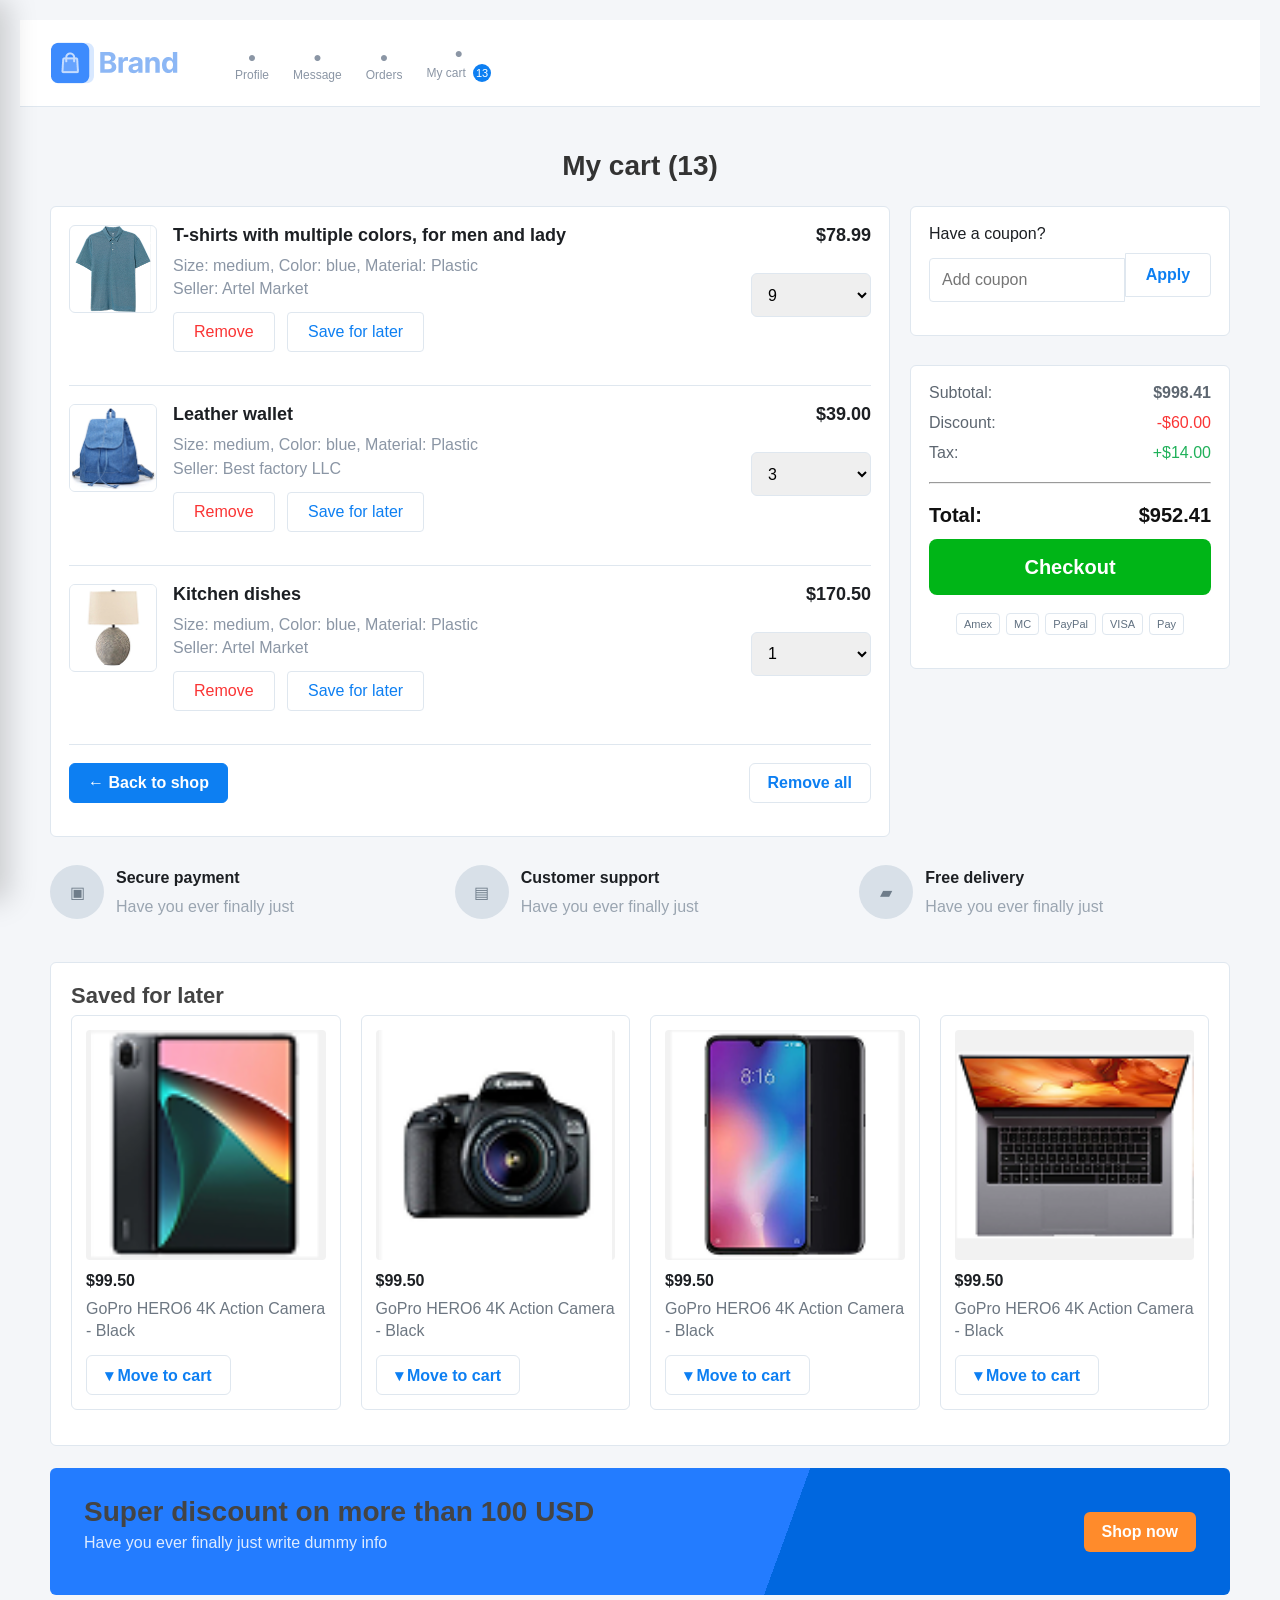
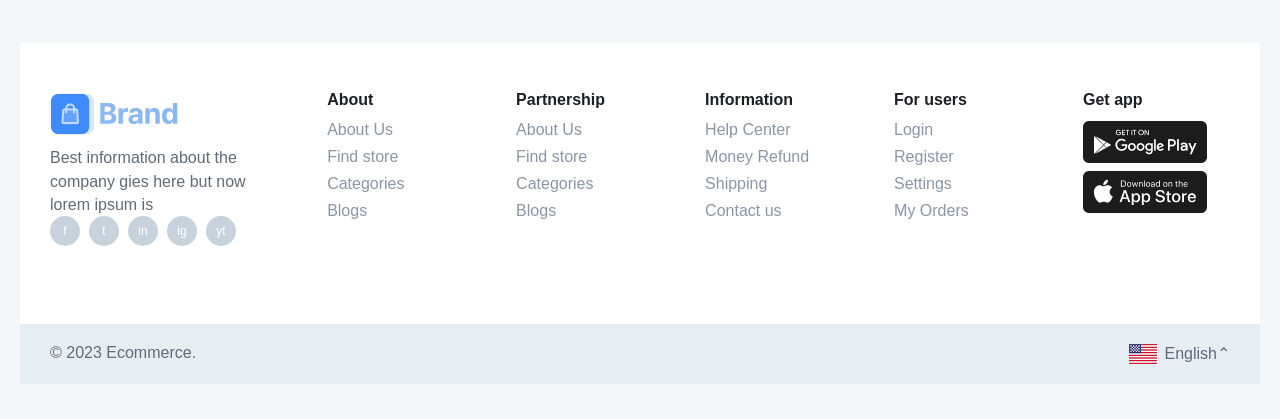
<file: cart.html>
<!DOCTYPE html>
<html lang="en">
<head>
  <meta charset="UTF-8" />
  <meta name="viewport" content="width=device-width, initial-scale=1.0" />
  <title>Brand Ecommerce - Cart</title>
  <link rel="stylesheet" href="css/style.css" />
</head>
<body>
  <div id="site-header" data-simple-header="true"></div>
  <main class="page cart-page">
    <section class="container">
      <h1 class="cart-title">My cart (<span id="cart-total-count">0</span>)</h1>
      <div class="cart-layout">
        <section class="cart-card">
          <div id="cart-items"></div>
          <div class="cart-actions">
            <a class="btn primary" href="grid-view.html">← Back to shop</a>
            <button id="remove-all" class="btn ghost" type="button">Remove all</button>
          </div>
        </section>
        <aside class="checkout-column">
          <div class="coupon-card">
            <p>Have a coupon?</p>
            <div><input type="text" placeholder="Add coupon" /><button type="button">Apply</button></div>
          </div>
          <div class="summary-card">
            <p><span>Subtotal:</span><strong id="subtotal">$0.00</strong></p>
            <p><span>Discount:</span><em id="discount">-$0.00</em></p>
            <p><span>Tax:</span><i id="tax">+$0.00</i></p>
            <hr />
            <p class="total"><span>Total:</span><strong id="grand-total">$0.00</strong></p>
            <button class="checkout-btn" type="button">Checkout</button>
            <div class="payments"><span>Amex</span><span>MC</span><span>PayPal</span><span>VISA</span><span>Pay</span></div>
          </div>
        </aside>
      </div>

      <div class="perks">
        <div><span>▣</span><strong>Secure payment</strong><p>Have you ever finally just</p></div>
        <div><span>▤</span><strong>Customer support</strong><p>Have you ever finally just</p></div>
        <div><span>▰</span><strong>Free delivery</strong><p>Have you ever finally just</p></div>
      </div>

      <section class="saved-card">
        <h2>Saved for later</h2>
        <div id="saved-products" class="saved-grid"></div>
      </section>

      <section class="discount-banner">
        <div><h2>Super discount on more than 100 USD</h2><p>Have you ever finally just write dummy info</p></div>
        <a class="btn orange-btn" href="grid-view.html">Shop now</a>
      </section>
    </section>
  </main>
  <div id="site-footer"></div>
  <script src="js/products.js"></script>
  <script src="js/main.js"></script>
  <script src="js/cart.js"></script>
</body>
</html>
</file>
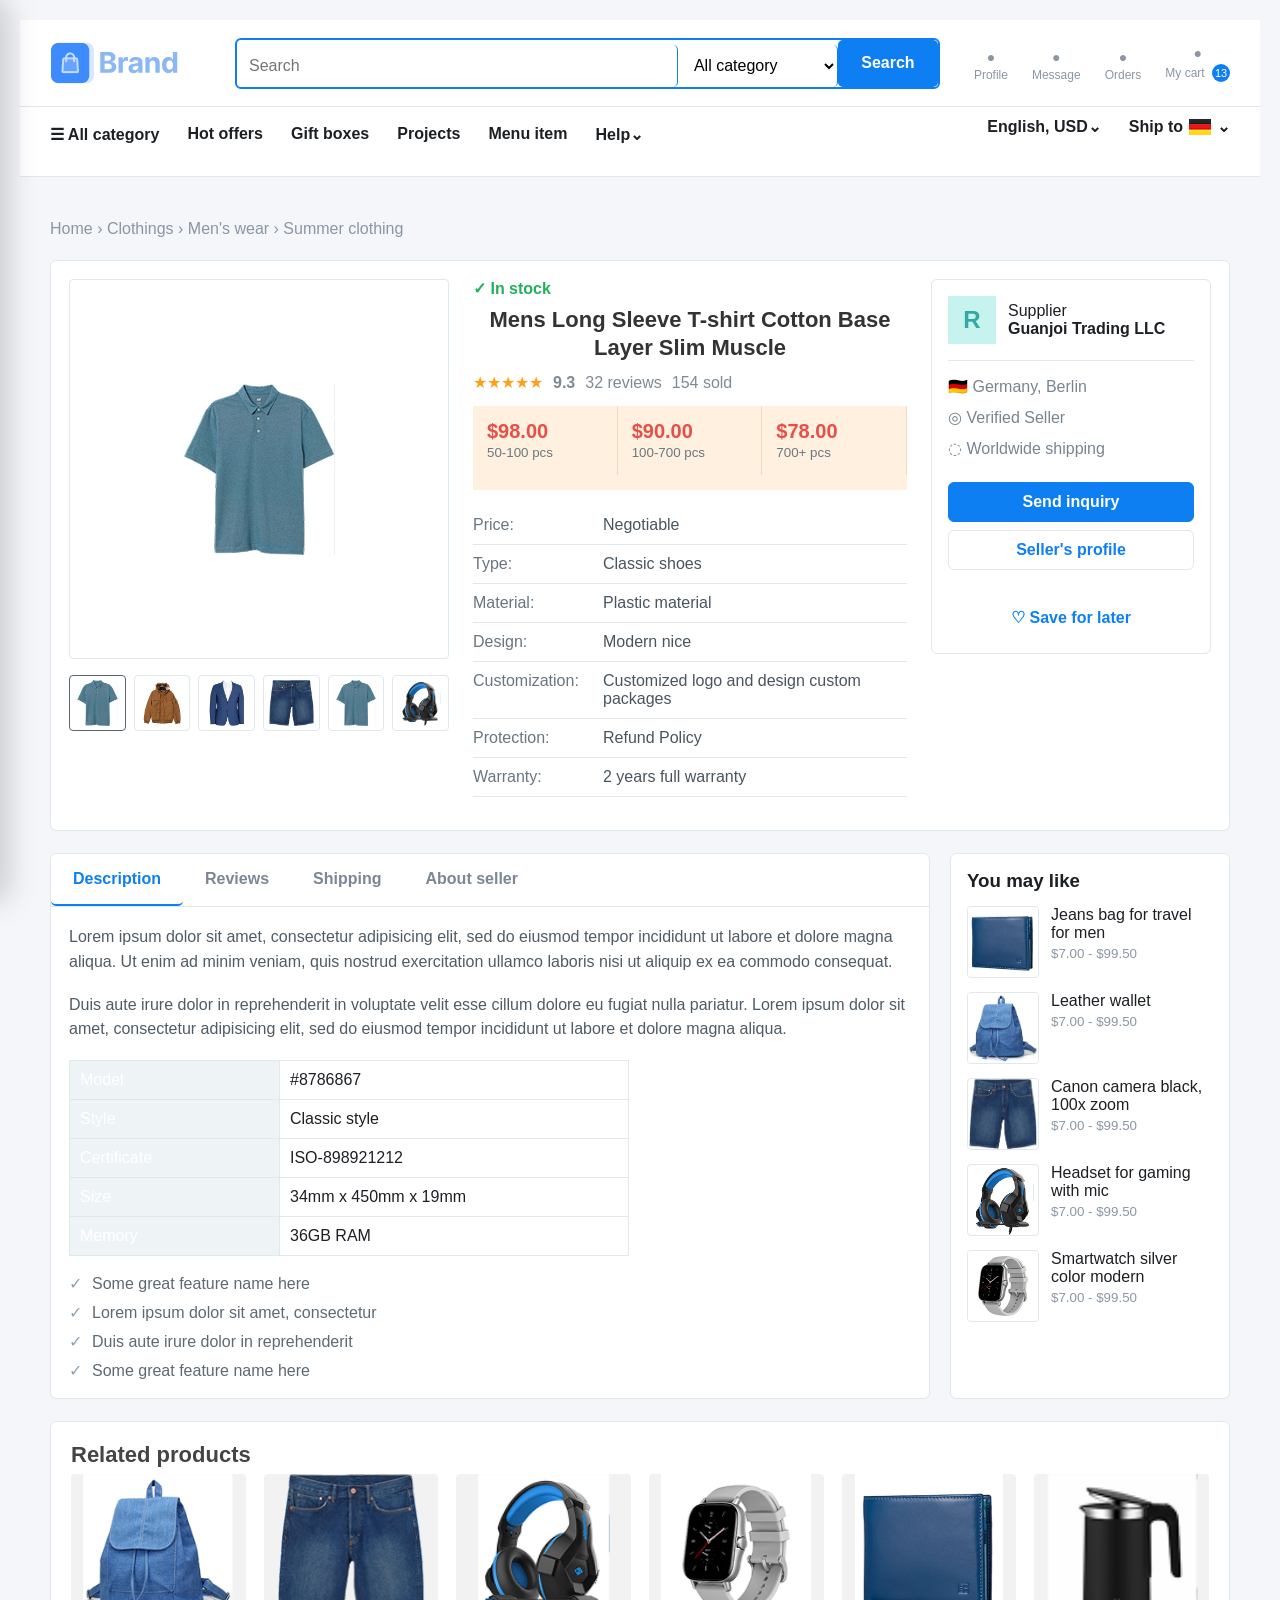
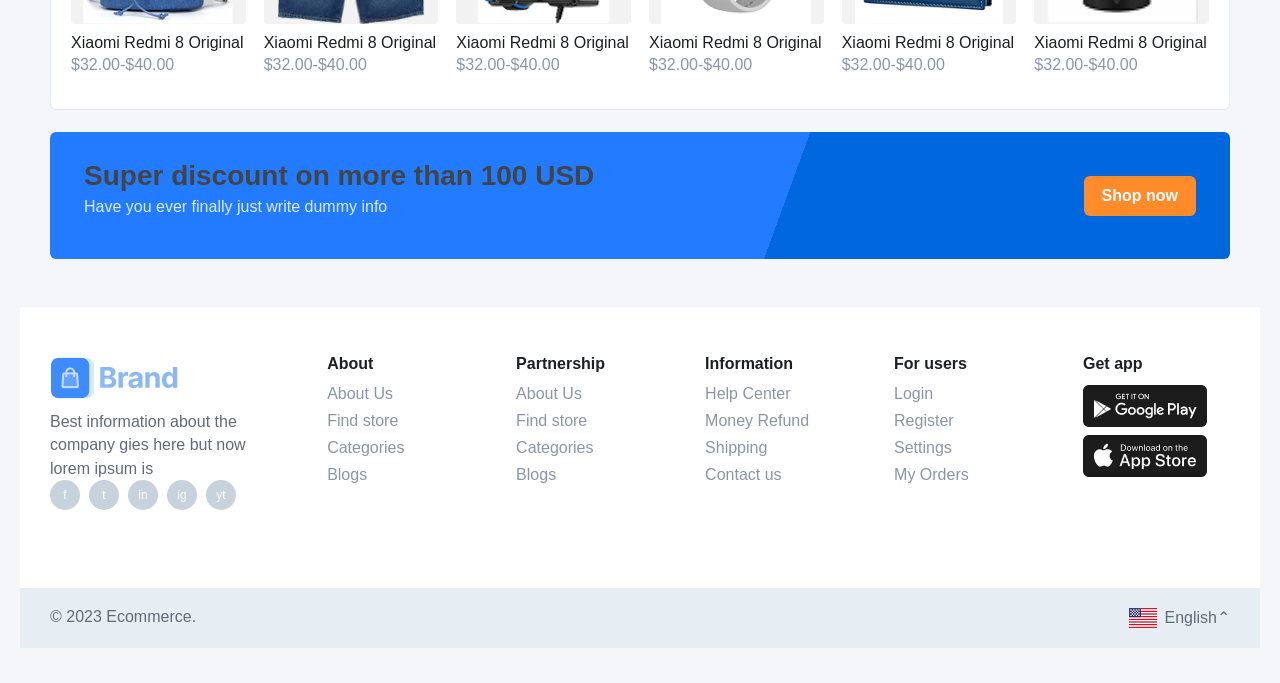
<file: detail.html>
<!DOCTYPE html>
<html lang="en">
<head>
  <meta charset="UTF-8" />
  <meta name="viewport" content="width=device-width, initial-scale=1.0" />
  <title>Brand Ecommerce - Product Detail</title>
  <link rel="stylesheet" href="css/style.css" />
</head>
<body>
  <div id="site-header"></div>
  <main class="page detail-page">
    <div class="container breadcrumb">Home › Clothings › Men's wear › Summer clothing</div>

    <section class="container detail-card">
      <div class="gallery">
        <div class="gallery-main"><img id="detail-main-img" src="assets/images/products/shirt-blue.png" alt="Product image" /></div>
        <div id="detail-thumbs" class="thumbs"></div>
      </div>
      <div class="detail-info">
        <p class="stock">✓ In stock</p>
        <h1>Mens Long Sleeve T-shirt Cotton Base Layer Slim Muscle</h1>
        <div class="rating-line"><span class="stars">★★★★★</span><strong>9.3</strong><span>32 reviews</span><span>154 sold</span></div>
        <div class="price-tiers">
          <div><strong>$98.00</strong><small>50-100 pcs</small></div>
          <div><strong>$90.00</strong><small>100-700 pcs</small></div>
          <div><strong>$78.00</strong><small>700+ pcs</small></div>
        </div>
        <dl class="spec-list">
          <dt>Price:</dt><dd>Negotiable</dd>
          <dt>Type:</dt><dd>Classic shoes</dd>
          <dt>Material:</dt><dd>Plastic material</dd>
          <dt>Design:</dt><dd>Modern nice</dd>
          <dt>Customization:</dt><dd>Customized logo and design custom packages</dd>
          <dt>Protection:</dt><dd>Refund Policy</dd>
          <dt>Warranty:</dt><dd>2 years full warranty</dd>
        </dl>
      </div>
      <aside class="supplier-card">
        <div class="supplier-head"><span>R</span><p>Supplier<br /><strong>Guanjoi Trading LLC</strong></p></div>
        <ul>
          <li>🇩🇪 Germany, Berlin</li>
          <li>◎ Verified Seller</li>
          <li>◌ Worldwide shipping</li>
        </ul>
        <button class="btn primary full" data-add-cart="1">Send inquiry</button>
        <button class="btn ghost full" type="button">Seller's profile</button>
        <button class="save-later" type="button">♡ Save for later</button>
      </aside>
    </section>

    <section class="container detail-grid">
      <article class="description-card">
        <nav class="tabs"><button class="active">Description</button><button>Reviews</button><button>Shipping</button><button>About seller</button></nav>
        <p>Lorem ipsum dolor sit amet, consectetur adipisicing elit, sed do eiusmod tempor incididunt ut labore et dolore magna aliqua. Ut enim ad minim veniam, quis nostrud exercitation ullamco laboris nisi ut aliquip ex ea commodo consequat.</p>
        <p>Duis aute irure dolor in reprehenderit in voluptate velit esse cillum dolore eu fugiat nulla pariatur. Lorem ipsum dolor sit amet, consectetur adipisicing elit, sed do eiusmod tempor incididunt ut labore et dolore magna aliqua.</p>
        <table>
          <tr><th>Model</th><td>#8786867</td></tr>
          <tr><th>Style</th><td>Classic style</td></tr>
          <tr><th>Certificate</th><td>ISO-898921212</td></tr>
          <tr><th>Size</th><td>34mm x 450mm x 19mm</td></tr>
          <tr><th>Memory</th><td>36GB RAM</td></tr>
        </table>
        <ul class="feature-list">
          <li>Some great feature name here</li>
          <li>Lorem ipsum dolor sit amet, consectetur</li>
          <li>Duis aute irure dolor in reprehenderit</li>
          <li>Some great feature name here</li>
        </ul>
      </article>
      <aside class="like-card">
        <h3>You may like</h3>
        <div id="you-may-like"></div>
      </aside>
    </section>

    <section class="container related-card">
      <h2>Related products</h2>
      <div id="related-products" class="related-products"></div>
    </section>

    <section class="container discount-banner">
      <div><h2>Super discount on more than 100 USD</h2><p>Have you ever finally just write dummy info</p></div>
      <a class="btn orange-btn" href="grid-view.html">Shop now</a>
    </section>
  </main>

  <div id="site-footer"></div>
  <script src="js/products.js"></script>
  <script src="js/main.js"></script>
  <script src="js/detail.js"></script>
</body>
</html>
</file>
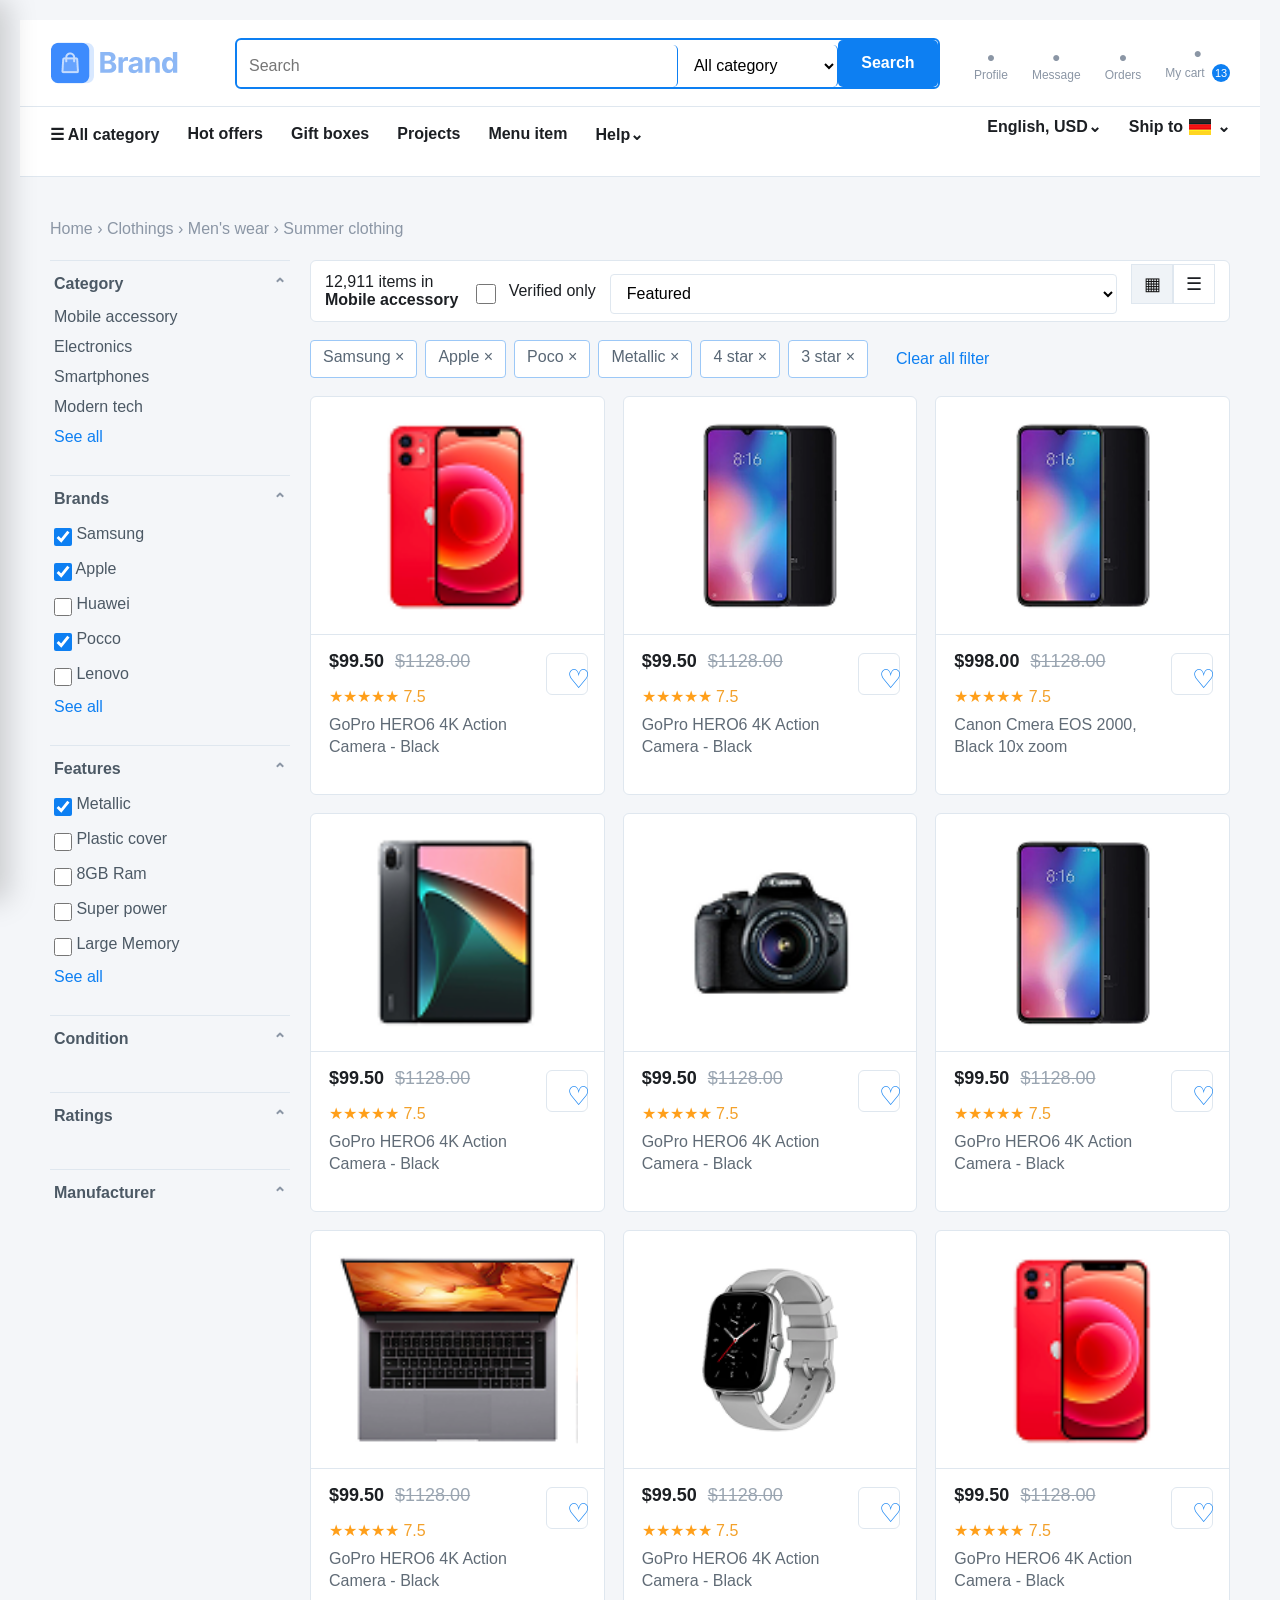
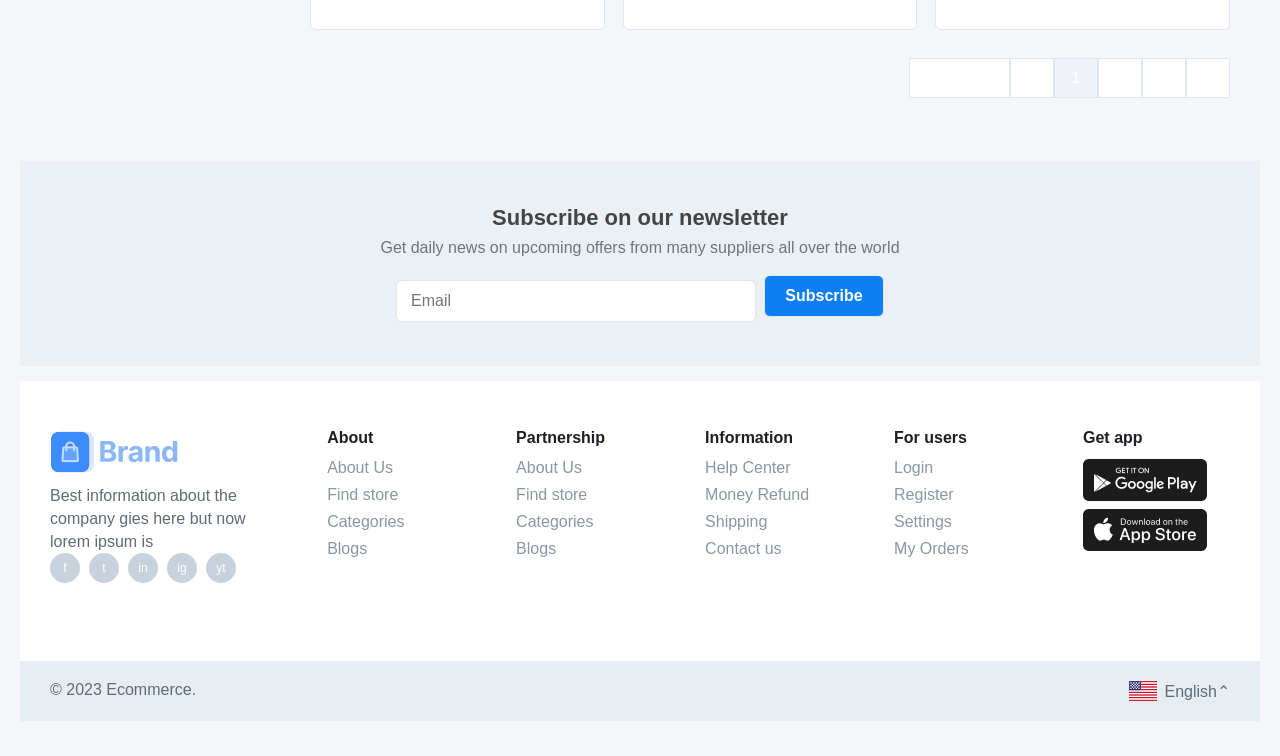
<file: grid-view.html>
<!DOCTYPE html>
<html lang="en">
<head>
  <meta charset="UTF-8" />
  <meta name="viewport" content="width=device-width, initial-scale=1.0" />
  <title>Brand Ecommerce - Grid View</title>
  <link rel="stylesheet" href="css/style.css" />
</head>
<body>
  <div id="site-header"></div>
  <main class="page">
    <div class="container breadcrumb">Home › Clothings › Men's wear › Summer clothing</div>
    <section class="container catalog-layout">
      <aside class="filters" data-filters></aside>
      <section class="catalog-content">
        <div class="catalog-toolbar">
          <p>12,911 items in <strong>Mobile accessory</strong></p>
          <label class="check-line"><input type="checkbox" /> Verified only</label>
          <select><option>Featured</option><option>Newest</option><option>Best rating</option></select>
          <div class="view-switch">
            <a class="active" href="grid-view.html" title="Grid view">▦</a>
            <a href="list-view.html" title="List view">☰</a>
          </div>
        </div>
        <div class="active-filters">
          <span>Samsung ×</span><span>Apple ×</span><span>Poco ×</span><span>Metallic ×</span><span>4 star ×</span><span>3 star ×</span>
          <button type="button">Clear all filter</button>
        </div>
        <div id="catalog-grid" class="product-grid"></div>
        <div class="pagination"><button>Show 10⌄</button><button>‹</button><button class="active">1</button><button>2</button><button>3</button><button>›</button></div>
      </section>
    </section>
  </main>
  <div id="newsletter"></div>
  <div id="site-footer"></div>
  <script src="js/products.js"></script>
  <script src="js/main.js"></script>
  <script src="js/catalog.js"></script>
</body>
</html>
</file>
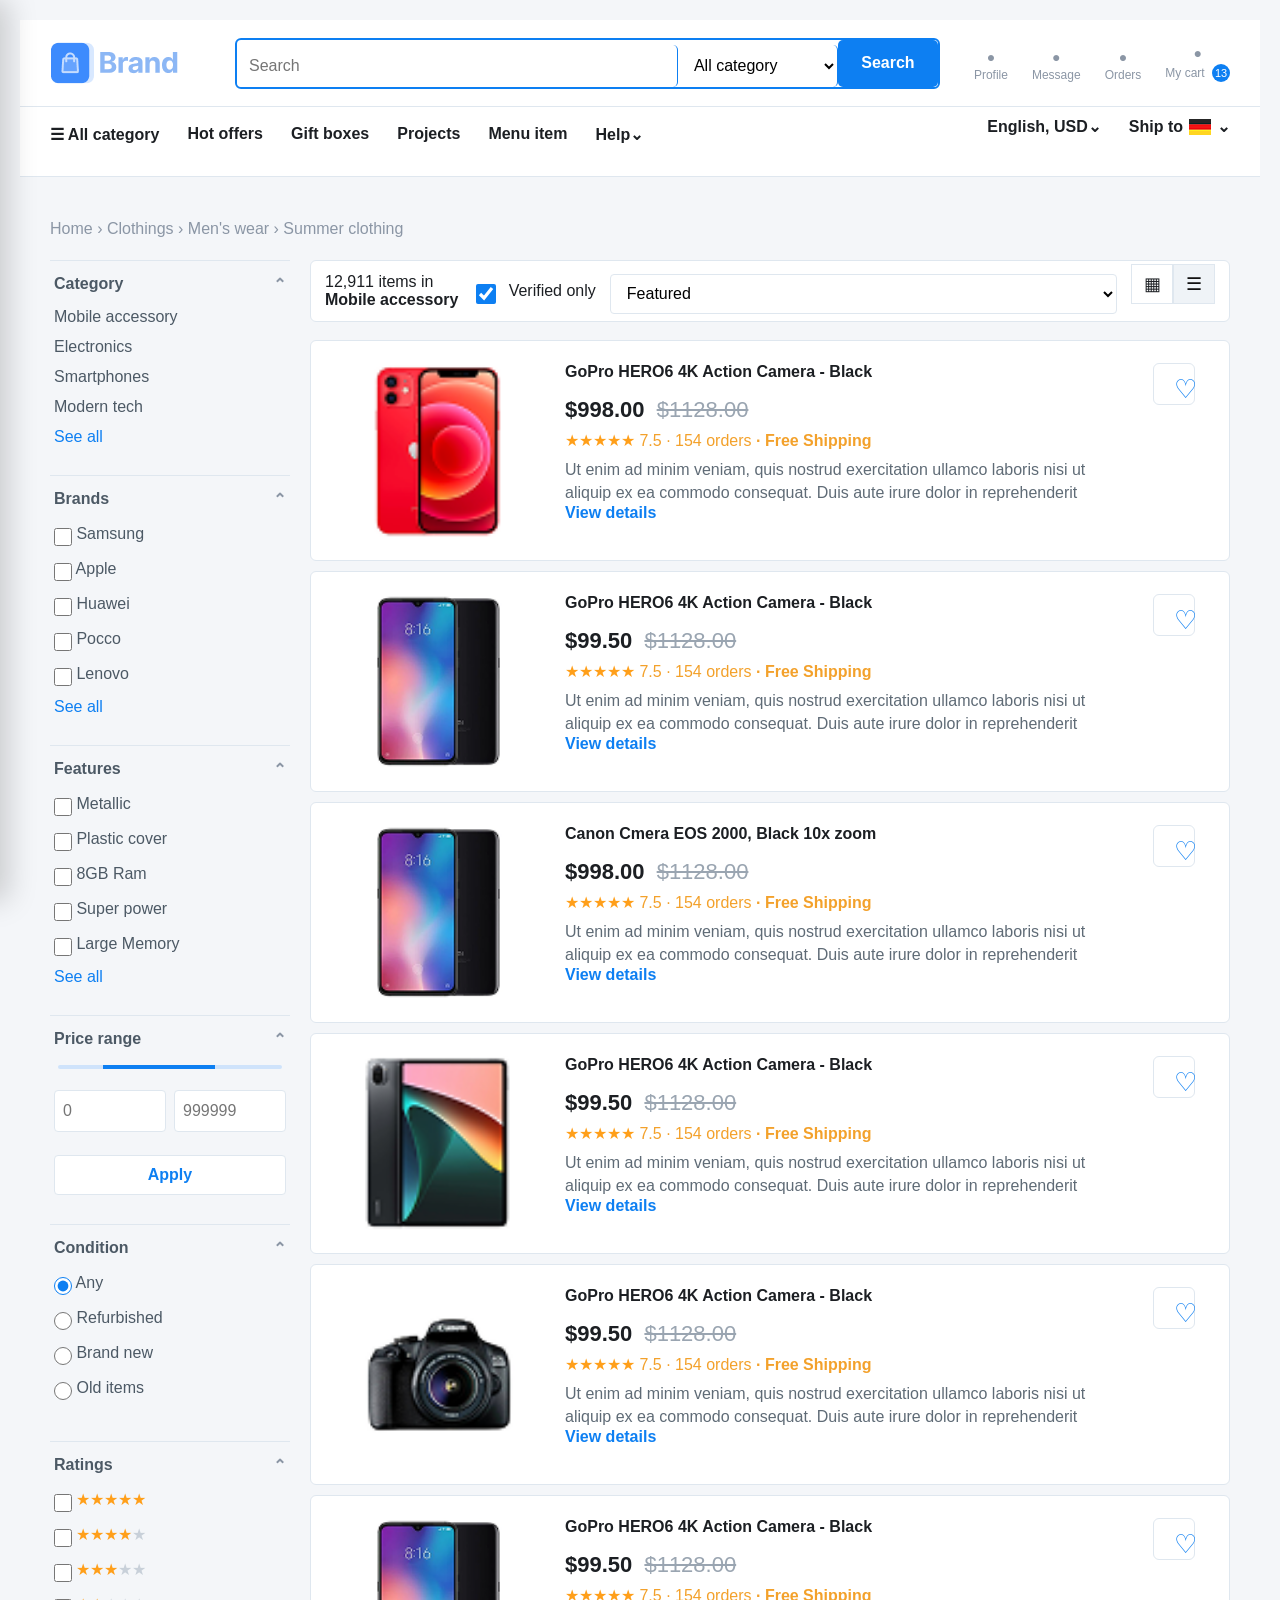
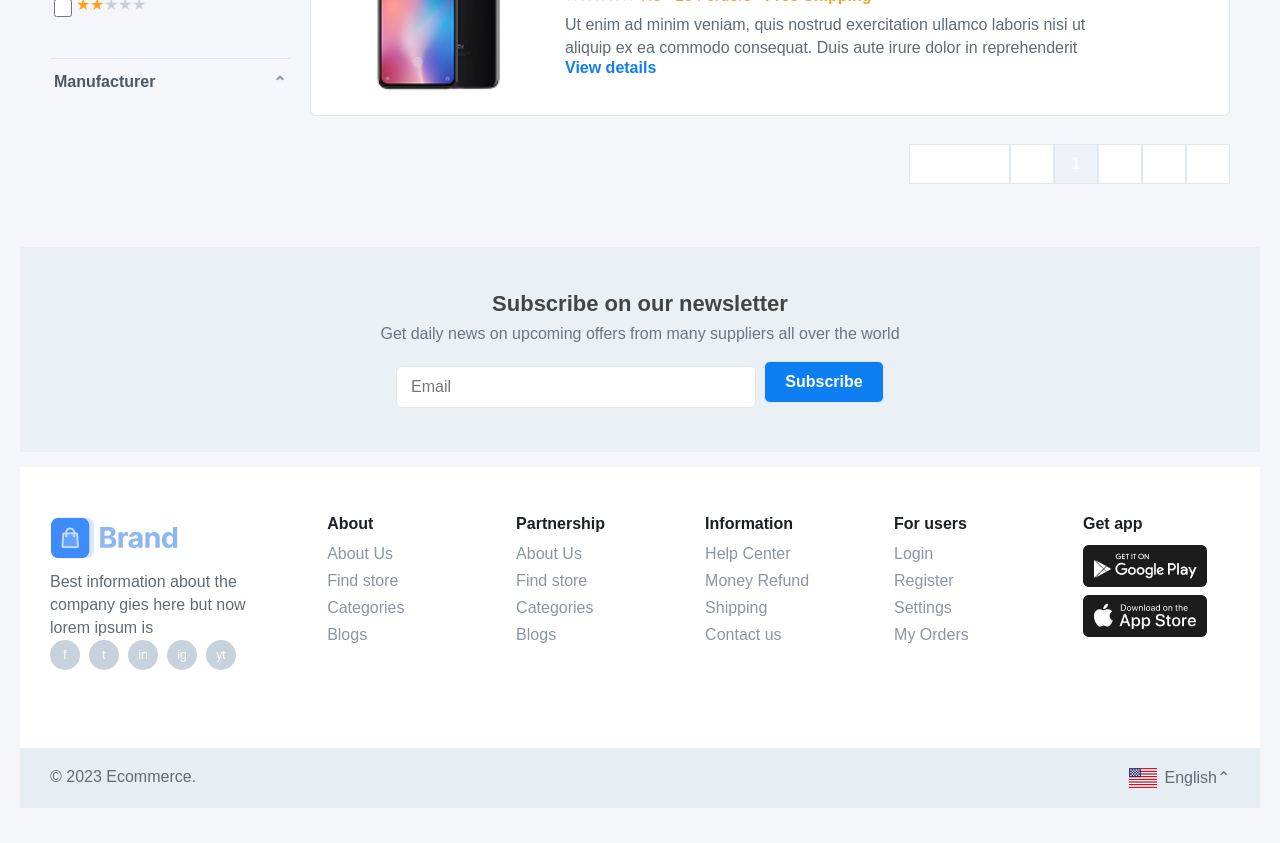
<file: list-view.html>
<!DOCTYPE html>
<html lang="en">
<head>
  <meta charset="UTF-8" />
  <meta name="viewport" content="width=device-width, initial-scale=1.0" />
  <title>Brand Ecommerce - List View</title>
  <link rel="stylesheet" href="css/style.css" />
</head>
<body>
  <div id="site-header"></div>
  <main class="page">
    <div class="container breadcrumb">Home › Clothings › Men's wear › Summer clothing</div>
    <section class="container catalog-layout">
      <aside class="filters rich" data-filters></aside>
      <section class="catalog-content">
        <div class="catalog-toolbar">
          <p>12,911 items in <strong>Mobile accessory</strong></p>
          <label class="check-line"><input type="checkbox" checked /> Verified only</label>
          <select><option>Featured</option><option>Newest</option><option>Best rating</option></select>
          <div class="view-switch">
            <a href="grid-view.html" title="Grid view">▦</a>
            <a class="active" href="list-view.html" title="List view">☰</a>
          </div>
        </div>
        <div id="catalog-list" class="product-list"></div>
        <div class="pagination"><button>Show 10⌄</button><button>‹</button><button class="active">1</button><button>2</button><button>3</button><button>›</button></div>
      </section>
    </section>
  </main>
  <div id="newsletter"></div>
  <div id="site-footer"></div>
  <script src="js/products.js"></script>
  <script src="js/main.js"></script>
  <script src="js/catalog.js"></script>
</body>
</html>
</file>
<file: css/style.css>
* { box-sizing: border-box; }
:root {
  --blue: #0d7ff2;
  --blue-dark: #0867d8;
  --bg: #f3f8fc;
  --line: #dfe7ef;
  --text: #1c1f23;
  --muted: #7b8794;
  --green: #20b15a;
  --orange: #ff8b2b;
  --card: #ffffff;
}
body {
  margin: 0;
  font-family: Arial, Helvetica, sans-serif;
  color: var(--text);
  background: var(--bg);
}
a { color: inherit; text-decoration: none; }
button, input, select, textarea { font: inherit; }
img { max-width: 100%; display: block; }
.container { width: min(1180px, calc(100% - 32px)); margin: 0 auto; }
.page { padding: 28px 0 48px; }
.btn {
  display: inline-flex;
  align-items: center;
  justify-content: center;
  gap: 8px;
  min-height: 40px;
  padding: 0 18px;
  border-radius: 6px;
  border: 1px solid var(--line);
  background: #fff;
  color: var(--blue);
  font-weight: 600;
  cursor: pointer;
}
.btn.primary { background: var(--blue); color: #fff; border-color: var(--blue); }
.btn.primary:hover { background: var(--blue-dark); }
.btn.light { background: #fff; color: #222; border: 0; }
.btn.ghost { background: #fff; color: var(--blue); }
.btn.small { min-height: 32px; padding: 0 14px; font-size: 14px; }
.btn.full { width: 100%; }

.site-header { background: #fff; border-bottom: 1px solid var(--line); }
.topbar {
  height: 86px;
  display: grid;
  grid-template-columns: auto minmax(360px, 1fr) auto;
  gap: 34px;
  align-items: center;
}
.brand { display: inline-flex; align-items: center; gap: 8px; color: #8cc5ff; font-size: 28px; font-weight: 700; }
.brand img { width: 151px; height: 46px; object-fit: contain; }
.brand-mark {
  width: 40px;
  height: 40px;
  display: inline-grid;
  place-items: center;
  border-radius: 7px;
  background: #3b94f6;
  color: #dbeeff;
  font-size: 24px;
  line-height: 1;
}
.searchbar { display: grid; grid-template-columns: 1fr 160px 100px; border: 2px solid var(--blue); border-radius: 6px; overflow: hidden; }
.searchbar input, .searchbar select { height: 42px; border: 0; padding: 0 12px; background: #fff; border-right: 1px solid var(--blue); }
.searchbar button { border: 0; color: #fff; background: var(--blue); font-weight: 600; cursor: pointer; }
.mobile-menu-toggle {
  display: none;
  width: 42px;
  height: 42px;
  border: 0;
  background: transparent;
  padding: 9px;
  cursor: pointer;
}
.mobile-menu-toggle span {
  display: block;
  height: 2px;
  margin: 5px 0;
  border-radius: 999px;
  background: #5f6b76;
}
.quick-nav { display: flex; align-items: flex-end; gap: 24px; color: #8b96a5; font-size: 12px; text-align: center; }
.quick-nav a::before { content: "●"; display: block; color: #8b96a5; font-size: 14px; margin-bottom: 3px; }
.quick-nav .cart-link { position: relative; }
.quick-nav [data-cart-count] {
  display: inline-grid;
  min-width: 18px;
  height: 18px;
  place-items: center;
  margin-left: 4px;
  border-radius: 999px;
  background: var(--blue);
  color: #fff;
  font-size: 11px;
}
.navline { border-top: 1px solid var(--line); background: #fff; }
.navline-inner { min-height: 54px; display: flex; align-items: center; justify-content: space-between; gap: 24px; }
.main-nav, .locale-nav { display: flex; gap: 28px; align-items: center; white-space: nowrap; }
.main-nav { font-weight: 600; }
.locale-nav { font-weight: 600; }
.locale-nav span { display: inline-flex; align-items: center; gap: 6px; }
.locale-nav img { width: 22px; height: 16px; object-fit: cover; }
.mobile-menu-overlay {
  position: fixed;
  inset: 0;
  z-index: 90;
  background: rgba(0, 0, 0, .58);
  opacity: 0;
  pointer-events: none;
  transition: opacity .25s ease;
}
.mobile-menu-panel {
  position: fixed;
  inset: 0 auto 0 0;
  z-index: 100;
  width: min(280px, 86vw);
  min-height: 100vh;
  background: #fff;
  color: #222;
  transform: translateX(-100%);
  transition: transform .28s ease;
  overflow-y: auto;
  box-shadow: 8px 0 28px rgba(0,0,0,.18);
}
.mobile-menu-open {
  overflow: hidden;
}
.mobile-menu-open .mobile-menu-overlay {
  opacity: 1;
  pointer-events: auto;
}
.mobile-menu-open .mobile-menu-panel {
  transform: translateX(0);
}
.mobile-menu-user {
  position: relative;
  min-height: 112px;
  padding: 20px;
  background: #eef2f5;
}
.mobile-menu-close {
  position: absolute;
  top: 10px;
  right: 12px;
  width: 34px;
  height: 34px;
  border: 0;
  background: transparent;
  color: #fff;
  font-size: 28px;
  line-height: 1;
  cursor: pointer;
}
.mobile-avatar {
  width: 44px;
  height: 44px;
  border-radius: 50%;
  background:
    radial-gradient(circle at 50% 38%, #dfe5ec 0 10px, transparent 11px),
    radial-gradient(circle at 50% 85%, #dfe5ec 0 20px, transparent 21px),
    #c5ced8;
}
.mobile-auth {
  display: flex;
  gap: 5px;
  align-items: center;
  margin-top: 12px;
  font-size: 17px;
}
.mobile-menu-list {
  display: grid;
  gap: 0;
  padding: 16px 0;
}
.mobile-menu-list a {
  display: flex;
  align-items: center;
  gap: 18px;
  min-height: 47px;
  padding: 0 20px;
  font-size: 16px;
}
.mobile-menu-list span {
  width: 26px;
  color: #8a96a8;
  font-size: 22px;
  text-align: center;
}
.mobile-menu-separated {
  margin: 0 10px;
  border-top: 1px solid #d9dfe7;
}
.mobile-menu-separated a {
  padding-left: 10px;
}
.mobile-menu-plain {
  padding-top: 15px;
}
.mobile-menu-plain a {
  min-height: 47px;
  padding-left: 54px;
}

.hero-shell {
  display: grid;
  grid-template-columns: 240px 1fr 210px;
  gap: 16px;
  padding: 16px;
  border: 1px solid var(--line);
  border-radius: 6px;
  background: #fff;
}
.category-menu { display: flex; flex-direction: column; }
.category-menu a { padding: 10px 12px; border-radius: 4px; color: #505960; }
.category-menu a.active { background: #e7f1ff; font-weight: 700; color: #28323b; }
.main-hero { position: relative; min-height: 300px; overflow: hidden; border-radius: 2px; background: #9be2d0; }
.main-hero img { width: 100%; height: 100%; object-fit: cover; }
.hero-copy { position: absolute; left: 38px; top: 54px; }
.hero-copy p { margin: 0; font-size: 28px; }
.hero-copy h1 { margin: 2px 0 18px; font-size: 34px; line-height: 1.05; }
.hero-user { display: grid; gap: 10px; }
.welcome-box, .promo { border-radius: 6px; padding: 14px; }
.welcome-box { background: #e7f1ff; display: grid; grid-template-columns: 44px 1fr; gap: 8px; align-items: center; }
.welcome-box .avatar { width: 44px; height: 44px; border-radius: 50%; background: #fff; }
.welcome-box p { margin: 0; font-size: 14px; }
.welcome-box .btn { grid-column: 1 / -1; }
.promo { color: #fff; font-weight: 600; min-height: 82px; }
.promo.orange { background: #ff8a2d; }
.promo.teal { background: #55bdc3; }

.deals-panel, .category-strip, .section-block, .detail-card, .description-card, .like-card, .related-card, .saved-card {
  margin-top: 22px;
  background: var(--card);
  border: 1px solid var(--line);
  border-radius: 6px;
}
.deals-panel { display: grid; grid-template-columns: 230px 1fr; min-height: 168px; overflow: hidden; }
.deal-title { padding: 22px; border-right: 1px solid var(--line); }
.deal-title h2, .section-block h2, .saved-card h2, .related-card h2 { margin: 0 0 6px; font-size: 22px; }
.deal-title p { margin: 0 0 18px; color: var(--muted); }
.countdown { display: flex; gap: 6px; }
.countdown span { width: 45px; height: 50px; display: grid; place-items: center; border-radius: 4px; background: #606a73; color: #fff; font-weight: 700; }
.countdown small { display: block; font-size: 10px; font-weight: 400; }
.deals-row { display: grid; grid-template-columns: repeat(6, 1fr); }
.deals-row article { display: grid; place-items: center; gap: 8px; padding: 16px 10px; border-right: 1px solid var(--line); text-align: center; }
.deals-row img { height: 82px; object-fit: contain; }
.deals-row p { margin: 0; font-size: 14px; }
.deals-row span { border-radius: 999px; background: #ffe5e8; color: #eb5757; padding: 4px 12px; font-weight: 600; font-size: 13px; }

.category-strip { display: grid; grid-template-columns: 240px 1fr; overflow: hidden; }
.strip-banner { position: relative; min-height: 255px; overflow: hidden; }
.strip-banner img { width: 100%; height: 100%; object-fit: cover; }
.strip-banner > div { position: absolute; inset: 28px auto auto 20px; width: 160px; }
.strip-banner h2 { margin: 0 0 18px; font-size: 22px; line-height: 1.15; }
.strip-grid { display: grid; grid-template-columns: repeat(4, 1fr); }
.strip-grid article { display: flex; justify-content: space-between; gap: 8px; min-height: 127px; padding: 16px; border-left: 1px solid var(--line); border-bottom: 1px solid var(--line); }
.strip-grid h3 { margin: 0 0 4px; font-size: 15px; font-weight: 500; }
.strip-grid p { margin: 0; color: var(--muted); font-size: 13px; }
.strip-grid img { align-self: flex-end; width: 72px; height: 72px; object-fit: contain; }

.inquiry-banner {
  position: relative;
  display: grid;
  grid-template-columns: 1fr 420px;
  gap: 30px;
  min-height: 360px;
  margin-top: 22px;
  padding: 30px;
  border-radius: 6px;
  overflow: hidden;
}
.inquiry-banner > img { position: absolute; inset: 0; width: 100%; height: 100%; object-fit: cover; }
.inquiry-copy, .quote-form { position: relative; z-index: 1; }
.inquiry-copy { color: #fff; max-width: 440px; padding-top: 26px; }
.inquiry-copy h2 { font-size: 32px; line-height: 1.1; margin: 0 0 14px; }
.inquiry-copy p { color: rgba(255,255,255,.9); }
.quote-form { align-self: center; display: grid; gap: 12px; padding: 22px; background: #fff; border-radius: 6px; }
.quote-form h3 { margin: 0; }
.quote-form input, .quote-form textarea, .quote-form select { width: 100%; min-height: 42px; border: 1px solid var(--line); border-radius: 4px; padding: 10px; }
.quote-form textarea { min-height: 86px; resize: vertical; }
.form-row { display: grid; grid-template-columns: 1fr 90px; gap: 8px; }

.section-block { border: 0; background: transparent; }
.section-block h2 { margin-bottom: 18px; }
.recommended-grid { display: grid; grid-template-columns: repeat(5, 1fr); gap: 18px; }
.recommend-card, .saved-product {
  padding: 14px;
  border: 1px solid var(--line);
  border-radius: 6px;
  background: #fff;
}
.recommend-card img { height: 170px; width: 100%; object-fit: contain; margin-bottom: 12px; }
.recommend-card strong, .saved-product strong { display: block; margin-bottom: 8px; }
.recommend-card p, .saved-product p { margin: 0; color: #6d7782; line-height: 1.35; }

.services-grid { display: grid; grid-template-columns: repeat(4, 1fr); gap: 18px; }
.services-grid article { position: relative; overflow: hidden; border: 1px solid var(--line); border-radius: 6px; background: #fff; }
.services-grid img { width: 100%; height: 120px; object-fit: cover; }
.services-grid h3 { min-height: 68px; margin: 0; padding: 16px 18px; font-size: 16px; line-height: 1.25; }
.round-icon { position: absolute; right: 20px; top: 92px; width: 52px; height: 52px; display: grid; place-items: center; border-radius: 50%; background: #d9ecff; border: 2px solid #fff; color: #394b5a; }
.region-grid { display: grid; grid-template-columns: repeat(5, 1fr); gap: 14px 34px; }
.region-grid span { position: relative; padding-left: 34px; line-height: 1.25; }
.region-grid img { position: absolute; left: 0; top: 2px; width: 28px; height: 20px; object-fit: cover; }
.region-grid small { color: var(--muted); }

.breadcrumb { color: #8b96a5; margin: 0 auto 22px; }
.catalog-layout { display: grid; grid-template-columns: 240px 1fr; gap: 20px; }
.filters { color: #4c5965; }
.filter-group { border-top: 1px solid var(--line); padding: 14px 4px; }
.filter-group h3 { margin: 0 0 14px; font-size: 16px; display: flex; justify-content: space-between; }
.filter-group h3::after { content: "⌃"; color: #8b96a5; }
.filter-group a, .filter-group label { display: block; margin: 0 0 12px; }
.filter-group input[type="checkbox"], .filter-group input[type="radio"] { width: 18px; height: 18px; accent-color: var(--blue); vertical-align: middle; }
.filter-group button { border: 0; padding: 0; background: transparent; color: var(--blue); cursor: pointer; }
.range-line { height: 4px; margin: 16px 4px; background: linear-gradient(90deg, #cfe3fb 20%, var(--blue) 20% 70%, #cfe3fb 70%); border-radius: 999px; }
.range-inputs { display: grid; grid-template-columns: 1fr 1fr; gap: 8px; }
.range-inputs input { width: 100%; min-height: 42px; border: 1px solid var(--line); border-radius: 4px; padding: 8px; }
.filter-group .apply { width: 100%; height: 40px; margin-top: 8px; border: 1px solid var(--line); border-radius: 4px; background: #fff; font-weight: 600; }
.catalog-toolbar {
  display: flex;
  align-items: center;
  gap: 14px;
  min-height: 62px;
  padding: 0 14px;
  border: 1px solid var(--line);
  border-radius: 6px;
  background: #fff;
}
.catalog-toolbar p { margin-right: auto; }
.catalog-toolbar select, .catalog-toolbar button, .view-switch a, .pagination button {
  min-height: 40px;
  border: 1px solid var(--line);
  border-radius: 4px;
  background: #fff;
  padding: 0 12px;
}
.check-line { white-space: nowrap; }
.check-line input { width: 20px; height: 20px; accent-color: var(--blue); vertical-align: middle; margin-right: 8px; }
.view-switch { display: flex; }
.view-switch a { display: grid; place-items: center; width: 42px; border-radius: 0; font-size: 18px; }
.view-switch a.active { background: #eff3f7; color: #111; }
.active-filters { display: flex; flex-wrap: wrap; gap: 8px; margin: 18px 0; }
.active-filters span { border: 1px solid #9cc8f7; color: #596775; border-radius: 4px; padding: 7px 12px; background: #fff; }
.active-filters button { border: 0; background: transparent; color: var(--blue); cursor: pointer; }
.product-grid { display: grid; grid-template-columns: repeat(3, 1fr); gap: 18px; }
.product-card { position: relative; overflow: hidden; border: 1px solid var(--line); border-radius: 6px; background: #fff; }
.product-img { display: grid; place-items: center; height: 238px; padding: 24px; border-bottom: 1px solid var(--line); }
.product-img img { height: 190px; object-fit: contain; }
.product-body { position: relative; padding: 16px 18px 22px; min-height: 126px; }
.product-price { font-size: 18px; font-weight: 700; }
del { color: #9aa5b1; font-weight: 400; margin-left: 6px; }
.stars { color: #ff9f1a; letter-spacing: 0; }
.muted { color: #c8d0d9; }
.rating { color: #f3a12b; margin: 8px 0; }
.product-name { display: block; color: #606b76; line-height: 1.35; padding-right: 46px; }
.wish { position: absolute; right: 16px; top: 18px; width: 42px; height: 42px; border: 1px solid var(--line); border-radius: 6px; background: #fff; color: var(--blue); font-size: 26px; cursor: pointer; }
.pagination { display: flex; justify-content: flex-end; gap: 0; margin-top: 28px; }
.pagination button { border-radius: 0; min-width: 44px; }
.pagination button.active { background: #eff3f7; }

.product-list { display: grid; gap: 10px; margin-top: 18px; }
.list-card {
  position: relative;
  display: grid;
  grid-template-columns: 210px 1fr 54px;
  gap: 22px;
  padding: 22px;
  border: 1px solid var(--line);
  border-radius: 6px;
  background: #fff;
}
.list-img { display: grid; place-items: center; }
.list-img img { height: 175px; object-fit: contain; }
.list-title { display: block; font-weight: 700; margin-bottom: 16px; }
.list-price { font-size: 22px; font-weight: 700; margin-bottom: 8px; }
.list-info p { max-width: 620px; color: #5f6b76; line-height: 1.45; }
.list-info > a:last-child { color: var(--blue); font-weight: 600; }
.list-card .wish { position: static; align-self: start; }

.detail-page .container { width: min(1180px, calc(100% - 32px)); }
.detail-card {
  display: grid;
  grid-template-columns: 380px 1fr 280px;
  gap: 24px;
  padding: 18px;
}
.gallery-main { display: grid; place-items: center; height: 380px; border: 1px solid var(--line); border-radius: 4px; padding: 24px; }
.gallery-main img { max-height: 320px; object-fit: contain; }
.thumbs { display: grid; grid-template-columns: repeat(6, 1fr); gap: 8px; margin-top: 16px; }
.thumbs button { height: 56px; border: 1px solid var(--line); border-radius: 4px; background: #fff; padding: 4px; cursor: pointer; }
.thumbs button.active { border-color: #5b6672; }
.thumbs img { width: 100%; height: 100%; object-fit: contain; }
.stock { color: var(--green); margin: 0 0 8px; font-weight: 600; }
.detail-info h1 { margin: 0 0 12px; font-size: 22px; line-height: 1.25; }
.rating-line { display: flex; flex-wrap: wrap; gap: 10px; align-items: center; color: #7f8a94; margin-bottom: 14px; }
.price-tiers { display: grid; grid-template-columns: repeat(3, 1fr); background: #fff0df; margin-bottom: 16px; }
.price-tiers div { padding: 14px; border-right: 1px solid #f0d8bd; }
.price-tiers strong { display: block; color: #e84f47; font-size: 20px; }
.price-tiers small { color: #6c7781; }
.spec-list { display: grid; grid-template-columns: 130px 1fr; margin: 0; }
.spec-list dt, .spec-list dd { padding: 10px 0; border-bottom: 1px solid var(--line); color: #697581; }
.spec-list dd { margin: 0; color: #4a545f; }
.supplier-card { border: 1px solid var(--line); border-radius: 6px; padding: 16px; align-self: start; }
.supplier-head { display: flex; gap: 12px; align-items: center; padding-bottom: 16px; border-bottom: 1px solid var(--line); }
.supplier-head span { width: 48px; height: 48px; display: grid; place-items: center; background: #c7f3ee; color: #34a9a4; font-size: 24px; font-weight: 700; }
.supplier-card ul { list-style: none; padding: 0; margin: 16px 0; display: grid; gap: 12px; color: #7a8490; }
.supplier-card .btn { margin-top: 8px; }
.save-later { width: 100%; margin-top: 28px; border: 0; background: transparent; color: var(--blue); font-weight: 600; cursor: pointer; }
.detail-grid { display: grid; grid-template-columns: 1fr 280px; gap: 20px; }
.description-card, .like-card, .related-card { padding: 0; }
.tabs { display: flex; border-bottom: 1px solid var(--line); }
.tabs button { min-height: 52px; padding: 0 22px; border: 0; background: transparent; color: #7b8794; font-weight: 600; cursor: pointer; border-bottom: 2px solid transparent; }
.tabs button.active { color: var(--blue); border-bottom-color: var(--blue); }
.description-card p, .description-card table, .feature-list { margin: 18px; }
.description-card p { color: #4f5b66; line-height: 1.55; }
.description-card table { width: min(560px, calc(100% - 36px)); border-collapse: collapse; }
.description-card th, .description-card td { border: 1px solid var(--line); padding: 10px; text-align: left; font-weight: 400; }
.description-card th { width: 210px; background: #eef3f6; }
.feature-list { list-style: none; padding: 0; color: #5e6974; display: grid; gap: 10px; }
.feature-list li::before { content: "✓"; margin-right: 10px; color: #8fa0af; }
.like-card { padding: 16px; }
.like-card h3 { margin: 0 0 14px; }
.mini-item { display: grid; grid-template-columns: 72px 1fr; gap: 12px; margin-bottom: 14px; }
.mini-item img { width: 72px; height: 72px; object-fit: contain; border: 1px solid var(--line); border-radius: 4px; }
.mini-item small { display: block; color: #8b96a5; margin-top: 4px; }
.related-card { padding: 20px; }
.related-products { display: grid; grid-template-columns: repeat(6, 1fr); gap: 18px; }
.related-products article img { height: 150px; width: 100%; object-fit: contain; background: #f2f2f2; border-radius: 4px; }
.related-products h3 { margin: 10px 0 4px; font-size: 16px; font-weight: 400; }
.related-products p { margin: 0; color: #8b96a5; }

.cart-title { margin: 0 0 24px; font-size: 28px; }
.cart-layout { display: grid; grid-template-columns: 1fr 320px; gap: 20px; }
.cart-card, .coupon-card, .summary-card, .saved-card { background: #fff; border: 1px solid var(--line); border-radius: 6px; }
.cart-card { padding: 18px; }
.cart-row { display: grid; grid-template-columns: 88px 1fr 130px; gap: 16px; padding: 0 0 18px; margin-bottom: 18px; border-bottom: 1px solid var(--line); }
.cart-row img { width: 88px; height: 88px; object-fit: contain; border: 1px solid var(--line); border-radius: 6px; }
.cart-row h3 { margin: 0 0 8px; font-size: 18px; }
.cart-row p { margin: 0 0 12px; color: #8b96a5; line-height: 1.45; }
.remove-item, .save-item { min-height: 32px; margin-right: 8px; border: 1px solid var(--line); border-radius: 4px; background: #fff; color: #fa3434; cursor: pointer; }
.save-item { color: var(--blue); }
.cart-row-side { text-align: right; }
.cart-row-side strong { display: block; margin-bottom: 22px; font-size: 18px; }
.cart-row-side select { width: 120px; height: 44px; border: 1px solid var(--line); border-radius: 6px; padding: 0 12px; }
.cart-actions { display: flex; justify-content: space-between; }
.checkout-column { display: grid; gap: 14px; align-content: start; }
.coupon-card, .summary-card { padding: 18px; }
.coupon-card p { margin: 0 0 10px; }
.coupon-card div { display: grid; grid-template-columns: 1fr 86px; }
.coupon-card input, .coupon-card button { height: 44px; border: 1px solid var(--line); padding: 0 12px; background: #fff; }
.coupon-card input { border-radius: 4px 0 0 4px; }
.coupon-card button { border-radius: 0 4px 4px 0; color: var(--blue); font-weight: 600; }
.summary-card p { display: flex; justify-content: space-between; margin: 0 0 12px; color: #5d6670; }
.summary-card em { color: #fa3434; font-style: normal; }
.summary-card i { color: var(--green); font-style: normal; }
.summary-card .total { color: #111; font-size: 20px; font-weight: 700; }
.checkout-btn { width: 100%; height: 56px; border: 0; border-radius: 8px; background: #00b517; color: #fff; font-size: 20px; font-weight: 700; cursor: pointer; }
.payments { display: flex; gap: 6px; justify-content: center; margin-top: 18px; }
.payments span { padding: 4px 7px; border: 1px solid var(--line); border-radius: 4px; font-size: 11px; color: #607080; }
.perks { display: grid; grid-template-columns: repeat(3, 1fr); gap: 34px; margin: 28px 0; }
.perks div { display: grid; grid-template-columns: 54px 1fr; column-gap: 12px; align-items: center; }
.perks span { grid-row: span 2; width: 54px; height: 54px; border-radius: 50%; display: grid; place-items: center; background: #d8e0e8; color: #6f7d8a; }
.perks p { margin: 4px 0 0; color: #9aa5b1; }
.saved-card { padding: 20px; }
.saved-grid { display: grid; grid-template-columns: repeat(4, 1fr); gap: 20px; }
.saved-product img { width: 100%; height: 230px; object-fit: contain; background: #f2f2f2; border-radius: 4px; margin-bottom: 12px; }
.saved-product .btn { margin-top: 14px; }
.empty-cart { text-align: center; padding: 46px 20px; color: #64717e; }

.discount-banner {
  display: flex;
  align-items: center;
  justify-content: space-between;
  gap: 24px;
  margin-top: 22px;
  min-height: 120px;
  padding: 28px 34px;
  border-radius: 6px;
  color: #fff;
  background: linear-gradient(110deg, #237cff 0%, #237cff 62%, #0067df 62%, #0067df 100%);
}
.discount-banner h2 { margin: 0 0 6px; font-size: 28px; }
.discount-banner p { margin: 0; color: rgba(255,255,255,.85); }
.orange-btn { background: var(--orange); border: 0; color: #fff; }

.newsletter { display: grid; place-items: center; text-align: center; padding: 44px 16px; background: #eaf0f4; }
.newsletter h2 { margin: 0 0 8px; font-size: 22px; }
.newsletter p { margin: 0 0 18px; color: #6c7680; }
.newsletter form { display: grid; grid-template-columns: minmax(220px, 360px) 120px; gap: 8px; }
.newsletter input, .newsletter button { height: 42px; border-radius: 6px; border: 1px solid var(--line); padding: 0 14px; }
.newsletter button { background: var(--blue); color: #fff; font-weight: 600; cursor: pointer; }
.site-footer { background: #fff; }
.footer-main { display: grid; grid-template-columns: 1.6fr repeat(5, 1fr); gap: 42px; padding: 48px 0; }
.footer-main h3 { margin: 0 0 12px; font-size: 16px; }
.footer-main a { display: block; color: #8b96a5; margin: 0 0 9px; }
.footer-brand p { max-width: 260px; color: #606b76; line-height: 1.45; }
.socials { display: flex; gap: 9px; }
.socials span { width: 30px; height: 30px; display: grid; place-items: center; border-radius: 50%; background: #c8d2dc; color: #fff; font-size: 12px; }
.app-buttons img { width: 124px; height: 42px; object-fit: contain; margin-bottom: 8px; }
.footer-bottom { background: #e7eef3; padding: 20px 0; color: #606b76; }
.footer-bottom .container { display: flex; justify-content: space-between; }
.footer-lang { display: inline-flex; align-items: center; gap: 8px; }
.footer-lang img { width: 28px; height: 20px; object-fit: cover; }

@media (max-width: 1024px) {
  .topbar { grid-template-columns: 1fr; height: auto; padding: 16px 0; gap: 14px; }
  .quick-nav { justify-content: space-between; }
  .navline-inner, .main-nav, .locale-nav { flex-wrap: wrap; gap: 14px; padding: 10px 0; }
  .hero-shell { grid-template-columns: 200px 1fr; }
  .hero-user { grid-column: 1 / -1; grid-template-columns: repeat(3, 1fr); }
  .deals-panel, .category-strip { grid-template-columns: 1fr; }
  .deal-title { border-right: 0; border-bottom: 1px solid var(--line); }
  .strip-grid { grid-template-columns: repeat(2, 1fr); }
  .recommended-grid { grid-template-columns: repeat(3, 1fr); }
  .services-grid, .saved-grid { grid-template-columns: repeat(2, 1fr); }
  .region-grid { grid-template-columns: repeat(3, 1fr); }
  .catalog-layout { grid-template-columns: 1fr; }
  .filters { display: grid; grid-template-columns: repeat(3, 1fr); gap: 12px; }
  .product-grid { grid-template-columns: repeat(2, 1fr); }
  .detail-card, .detail-grid, .cart-layout { grid-template-columns: 1fr; }
  .supplier-card { display: grid; grid-template-columns: 1fr 1fr; gap: 12px; }
  .related-products { grid-template-columns: repeat(3, 1fr); }
  .footer-main { grid-template-columns: repeat(3, 1fr); }
}

@media (max-width: 700px) {
  .container { width: min(100% - 22px, 1180px); }
  .page { padding-top: 16px; }
  .brand { font-size: 23px; }
  .brand img { width: 132px; height: auto; }
  .mobile-menu-toggle { display: inline-block; }
  .topbar {
    grid-template-columns: 44px 1fr auto;
    align-items: center;
    gap: 10px;
  }
  .topbar .brand { justify-self: start; }
  .navline { display: none; }
  .searchbar { grid-template-columns: 1fr; }
  .topbar .searchbar {
    grid-column: 1 / -1;
    width: 100%;
  }
  .searchbar input, .searchbar select { border-right: 0; border-bottom: 1px solid var(--blue); }
  .searchbar button { height: 42px; }
  .quick-nav { gap: 8px; font-size: 11px; }
  .quick-nav a:not(.cart-link) { display: none; }
  .quick-nav .cart-link::before { margin-bottom: 0; }
  .main-nav, .locale-nav { overflow-x: auto; width: 100%; flex-wrap: nowrap; }
  .hero-shell { grid-template-columns: 1fr; padding: 10px; }
  .category-menu { display: grid; grid-template-columns: repeat(2, 1fr); }
  .main-hero { min-height: 230px; }
  .hero-copy { left: 22px; top: 32px; }
  .hero-copy p { font-size: 20px; }
  .hero-copy h1 { font-size: 27px; }
  .hero-user { grid-template-columns: 1fr; }
  .deals-row { grid-template-columns: repeat(2, 1fr); }
  .strip-grid, .recommended-grid, .services-grid, .region-grid, .saved-grid, .perks, .related-products { grid-template-columns: 1fr; }
  .inquiry-banner { grid-template-columns: 1fr; padding: 20px; }
  .quote-form { align-self: stretch; }
  .catalog-toolbar { flex-wrap: wrap; padding: 12px; }
  .catalog-toolbar p { width: 100%; margin: 0; }
  .filters { grid-template-columns: 1fr; }
  .product-grid { grid-template-columns: 1fr; }
  .list-card { grid-template-columns: 1fr; }
  .list-card .wish { position: absolute; right: 16px; top: 16px; }
  .detail-card { padding: 12px; }
  .gallery-main { height: 300px; }
  .price-tiers { grid-template-columns: 1fr; }
  .spec-list { grid-template-columns: 1fr; }
  .supplier-card { grid-template-columns: 1fr; }
  .tabs { overflow-x: auto; }
  .cart-row { grid-template-columns: 72px 1fr; }
  .cart-row img { width: 72px; height: 72px; }
  .cart-row-side { grid-column: 1 / -1; text-align: left; display: flex; justify-content: space-between; align-items: center; }
  .cart-actions, .discount-banner, .footer-bottom .container { flex-direction: column; align-items: stretch; }
  .discount-banner h2 { font-size: 22px; }
  .newsletter form { grid-template-columns: 1fr; width: min(420px, 100%); }
  .footer-main { grid-template-columns: 1fr 1fr; gap: 24px; }
  .footer-brand { grid-column: 1 / -1; }
}

@media (max-width: 420px) {
  .footer-main { grid-template-columns: 1fr; }
  .category-menu { grid-template-columns: 1fr; }
  .form-row, .coupon-card div { grid-template-columns: 1fr; }
  .coupon-card input, .coupon-card button { border-radius: 4px; }
}
*{
    margin:0;
    padding:0;
    box-sizing:border-box;
    font-family:Arial, sans-serif;
}

body{
    background:#f4f6f9;
    padding:20px;
}

h1{
    text-align:center;
    margin-bottom:20px;
    color:#333;
}

h2{
    margin:20px 0 10px;
    color:#444;
}

hr{
    margin:20px 0;
}

div{
    margin-bottom:15px;
}

input,
textarea,
select{
    width:100%;
    padding:10px;
    margin-top:5px;
    border:1px solid #ccc;
    border-radius:5px;
}

button{
    background:#007bff;
    color:white;
    border:none;
    padding:10px 20px;
    border-radius:5px;
    cursor:pointer;
}

button:hover{
    background:#0056b3;
}

table{
    width:100%;
    border-collapse:collapse;
    margin-top:15px;
    background:white;
}

table th{
    background:#007bff;
    color:white;
    padding:12px;
}

table td{
    padding:10px;
    text-align:center;
}

table,
th,
td{
    border:1px solid #ddd;
}

.dashboard-cards{
    display:flex;
    gap:20px;
    flex-wrap:wrap;
}

.card{
    background:white;
    padding:20px;
    border-radius:10px;
    box-shadow:0 2px 10px rgba(0,0,0,0.1);
    flex:1;
    min-width:200px;
    text-align:center;
}

.card h3{
    margin-bottom:10px;
}

.form-container{
    background:white;
    padding:20px;
    border-radius:10px;
    box-shadow:0 2px 10px rgba(0,0,0,0.1);
}

.video-box{
    width:100%;
    max-width:500px;
    height:300px;
    background:#ddd;
    border-radius:10px;
    display:flex;
    justify-content:center;
    align-items:center;
    margin-bottom:15px;
}

.wallet-box{
    background:white;
    padding:20px;
    border-radius:10px;
    margin-bottom:20px;
    box-shadow:0 2px 10px rgba(0,0,0,0.1);
}

.signature-box{
    width:100%;
    height:150px;
    border:2px dashed #888;
    background:white;
    margin:10px 0;
}

@media(max-width:768px){

    .dashboard-cards{
        flex-direction:column;
    }

    table{
        font-size:14px;
    }

    button{
        width:100%;
        margin-top:10px;
    }
}
</file>
